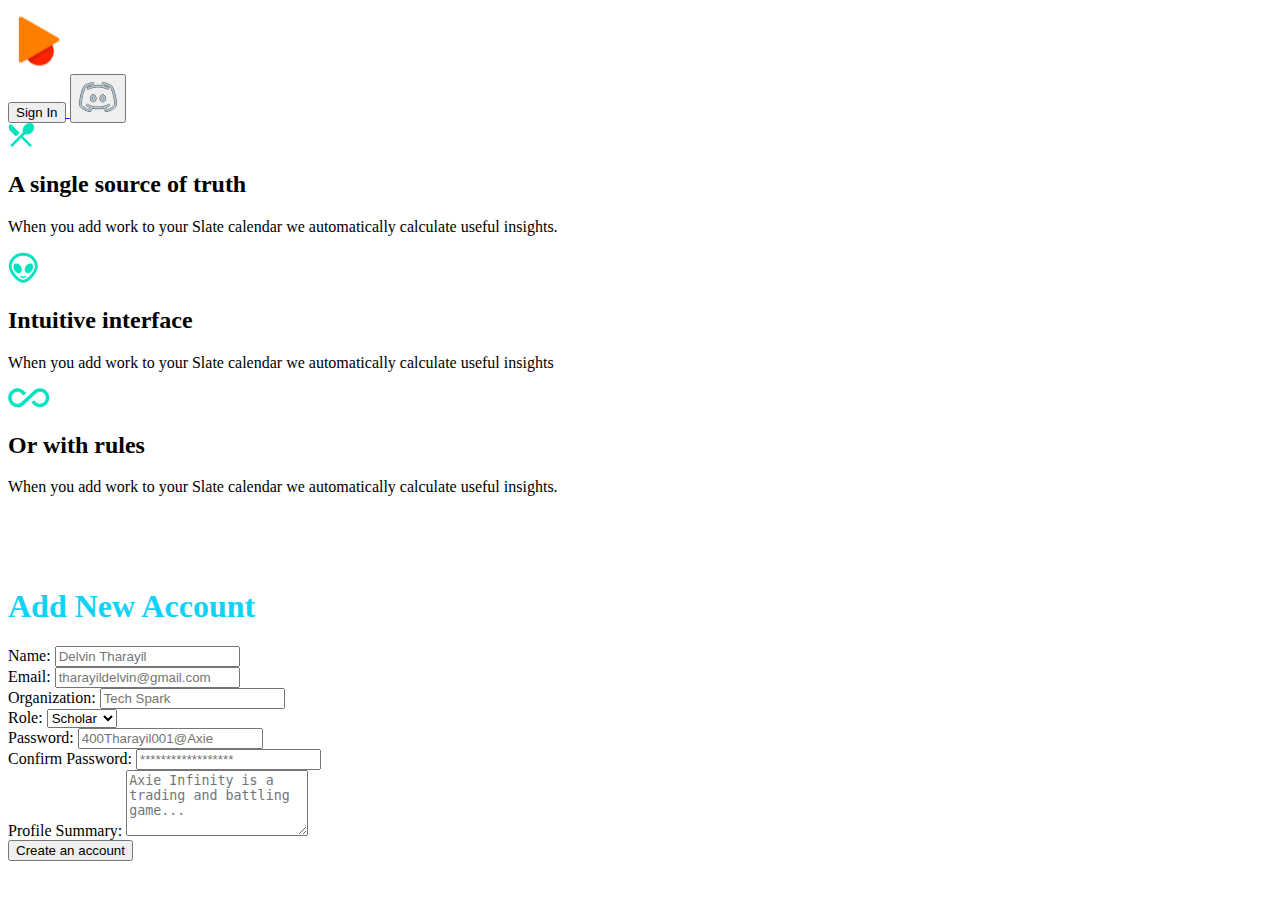
<file: addnew.html>
<!DOCTYPE html>
<html lang="en">
    <head>
        <meta charset="UTF-8">
        <meta name="viewport" content="width=device-width, initial-scale=1.0">
        <link rel="stylesheet" href="C:\Users\LENOVO\Documents\Sree\workspace\styles.css">
    </head>
    <body div class="grad">
        <nav class="fheader">           <!--Navigation-->
            <header>
                <div class="logo"> <!--Logo-->
                    <svg width="200" height="62" viewBox="0 0 200 62" fill="none" xmlns="http://www.w3.org/2000/svg" xmlns:xlink="http://www.w3.org/1999/xlink">
                            <rect y="0.594604" width="200" height="60.8108" fill="url(#pattern0)"/>
                            <defs>
                            <pattern id="pattern0" patternContentUnits="objectBoundingBox" width="1" height="1">
                            <use xlink:href="#image0_177_3526" transform="matrix(0.000528262 0 0 0.00173739 0 -0.368697)"/>
                            </pattern>
                            <image id="image0_177_3526" width="1893" height="1000" xlink:href="[data-uri]"/>
                            </defs>
                    </svg>
                </div>
                <div class="buttons"> <!-- Signin button-->
                    <a href="C:\Users\HP\Desktop\PROJECT2\sign.html" class="signin-link">
                        <button class="signbtn">Sign In</button>
                    </a>
                        <button class="signupbtn"> 
                            <svg width="40" height="40" viewBox="0 0 40 40" fill="none" xmlns="http://www.w3.org/2000/svg">
                            <mask id="path-1-inside-1_3580_582" fill="white">
                            <path d="M15.4658 5L14.4068 5.12746C14.4068 5.12746 9.65561 5.64678 6.18578 8.43322H6.1451L6.10171 8.4739C5.32341 9.18983 4.98442 10.0698 4.44883 11.3566C3.81748 12.9048 3.28001 14.4896 2.83934 16.1024C1.83324 19.7403 1.01697 24.1471 1.01697 28.1783V28.5173L1.18646 28.8563C2.44205 31.0597 4.6712 32.463 6.73764 33.4325C8.80273 34.402 10.5885 34.9159 11.8224 34.958L12.6278 35L13.0509 34.28L14.5343 31.6522C16.1071 32.0075 17.9187 32.2461 20 32.2461C22.0814 32.2461 23.8929 32.0075 25.4658 31.6522L26.9492 34.28L27.3736 35L28.1776 34.958C29.4115 34.9159 31.1973 34.402 33.2624 33.4325C35.3288 32.463 37.558 31.0597 38.8136 28.8563L38.9831 28.5173V28.1783C38.9831 24.1471 38.1668 19.7403 37.1607 16.1024C36.72 14.4896 36.1825 12.9048 35.5512 11.3566C35.0156 10.0685 34.6766 9.18983 33.8983 8.47525L33.8563 8.43186H33.8129C30.3458 5.64678 25.5932 5.12746 25.5932 5.12746L24.5343 5L24.1519 5.97492C24.1519 5.97492 23.76 6.96475 23.5173 8.09424C22.3516 7.9334 21.1767 7.84825 20 7.83932C19.2746 7.83932 18.0204 7.88678 16.4827 8.09424C16.2387 6.96475 15.8468 5.97492 15.8468 5.97492L15.4658 5ZM13.6014 8.09424C13.6597 8.28407 13.718 8.44814 13.7709 8.60271C12.0176 9.03661 10.1478 9.6983 8.43256 10.7627L9.87256 13.0515C13.3898 10.8685 18.442 10.5512 20 10.5512C21.5566 10.5512 26.6102 10.8685 30.1275 13.0515L31.5675 10.7627C29.8522 9.6983 27.9824 9.03661 26.2292 8.60136C26.282 8.44814 26.3404 8.28407 26.3987 8.09288C27.6637 8.3478 30.08 8.93085 32.0759 10.5092C32.0651 10.5146 32.5844 11.2983 33.0509 12.4156C33.5281 13.5654 34.057 15.0963 34.5342 16.8224C35.4509 20.1322 36.1709 24.1634 36.2292 27.7119C35.3749 29.0149 33.7926 30.1905 32.118 30.9756C31.0678 31.4719 29.9567 31.8275 28.8136 32.0332L28.1356 30.8902C28.5383 30.741 28.9356 30.5783 29.28 30.4237C31.3668 29.5071 32.5004 28.5173 32.5004 28.5173L30.72 26.4834C30.72 26.4834 29.958 27.1831 28.1776 27.9668C26.4 28.7505 23.6814 29.5342 20 29.5342C16.3187 29.5342 13.6014 28.7505 11.8224 27.9668C10.0421 27.1831 9.28002 26.4834 9.28002 26.4834L7.49968 28.5173C7.49968 28.5173 8.63324 29.5071 10.72 30.4237C11.0644 30.5783 11.4617 30.7424 11.8644 30.8902L11.1865 32.0346C10.0427 31.8281 8.93118 31.4715 7.88069 30.9742C6.20747 30.1905 4.62375 29.0149 3.77222 27.7119C3.82917 24.1634 4.54917 20.1322 5.46714 16.8224C5.87276 15.3252 6.36766 13.8536 6.94917 12.4156C7.41561 11.2983 7.93493 10.5146 7.92408 10.5092C9.92002 8.93085 12.3363 8.3478 13.6014 8.09424ZM15.2543 17.3308C14.2061 17.3308 13.2787 17.9288 12.7119 18.6868C12.1451 19.4447 11.8644 20.3763 11.8644 21.3986C11.8644 22.421 12.1451 23.3525 12.7119 24.1105C13.2787 24.8685 14.2061 25.4664 15.2543 25.4664C16.3024 25.4664 17.2298 24.8685 17.7966 24.1105C18.3634 23.3525 18.6441 22.421 18.6441 21.3986C18.6441 20.3763 18.3634 19.4447 17.7966 18.6868C17.2298 17.9288 16.3024 17.3308 15.2543 17.3308ZM24.7458 17.3308C23.6976 17.3308 22.7702 17.9288 22.2034 18.6868C21.6366 19.4447 21.3559 20.3763 21.3559 21.3986C21.3559 22.421 21.6366 23.3525 22.2034 24.1105C22.7702 24.8685 23.6976 25.4664 24.7458 25.4664C25.7939 25.4664 26.7214 24.8685 27.2881 24.1105C27.8549 23.3525 28.1356 22.421 28.1356 21.3986C28.1356 20.3763 27.8549 19.4447 27.2881 18.6868C26.7214 17.9288 25.7939 17.3308 24.7458 17.3308ZM15.2543 20.0427C15.3288 20.0427 15.4237 20.0698 15.5932 20.2976C15.7627 20.5241 15.9322 20.9214 15.9322 21.3986C15.9322 21.8759 15.7627 22.2732 15.5932 22.501C15.4237 22.7275 15.3288 22.7546 15.2543 22.7546C15.1797 22.7546 15.0848 22.7275 14.9153 22.4997C14.691 22.1766 14.5726 21.7919 14.5763 21.3986C14.5763 20.9214 14.7458 20.5241 14.9153 20.2963C15.0848 20.0698 15.1797 20.0427 15.2543 20.0427ZM24.7458 20.0427C24.8204 20.0427 24.9153 20.0698 25.0848 20.2976C25.2542 20.5241 25.4237 20.9214 25.4237 21.3986C25.4237 21.8759 25.2542 22.2732 25.0848 22.501C24.9153 22.7275 24.8204 22.7546 24.7458 22.7546C24.6712 22.7546 24.5763 22.7275 24.4068 22.4997C24.1826 22.1766 24.0641 21.7919 24.0678 21.3986C24.0678 20.9214 24.2373 20.5241 24.4068 20.2963C24.5763 20.0698 24.6712 20.0427 24.7458 20.0427Z"/>
                            </mask>
                            <path d="M15.4658 5L14.4068 5.12746C14.4068 5.12746 9.65561 5.64678 6.18578 8.43322H6.1451L6.10171 8.4739C5.32341 9.18983 4.98442 10.0698 4.44883 11.3566C3.81748 12.9048 3.28001 14.4896 2.83934 16.1024C1.83324 19.7403 1.01697 24.1471 1.01697 28.1783V28.5173L1.18646 28.8563C2.44205 31.0597 4.6712 32.463 6.73764 33.4325C8.80273 34.402 10.5885 34.9159 11.8224 34.958L12.6278 35L13.0509 34.28L14.5343 31.6522C16.1071 32.0075 17.9187 32.2461 20 32.2461C22.0814 32.2461 23.8929 32.0075 25.4658 31.6522L26.9492 34.28L27.3736 35L28.1776 34.958C29.4115 34.9159 31.1973 34.402 33.2624 33.4325C35.3288 32.463 37.558 31.0597 38.8136 28.8563L38.9831 28.5173V28.1783C38.9831 24.1471 38.1668 19.7403 37.1607 16.1024C36.72 14.4896 36.1825 12.9048 35.5512 11.3566C35.0156 10.0685 34.6766 9.18983 33.8983 8.47525L33.8563 8.43186H33.8129C30.3458 5.64678 25.5932 5.12746 25.5932 5.12746L24.5343 5L24.1519 5.97492C24.1519 5.97492 23.76 6.96475 23.5173 8.09424C22.3516 7.9334 21.1767 7.84825 20 7.83932C19.2746 7.83932 18.0204 7.88678 16.4827 8.09424C16.2387 6.96475 15.8468 5.97492 15.8468 5.97492L15.4658 5ZM13.6014 8.09424C13.6597 8.28407 13.718 8.44814 13.7709 8.60271C12.0176 9.03661 10.1478 9.6983 8.43256 10.7627L9.87256 13.0515C13.3898 10.8685 18.442 10.5512 20 10.5512C21.5566 10.5512 26.6102 10.8685 30.1275 13.0515L31.5675 10.7627C29.8522 9.6983 27.9824 9.03661 26.2292 8.60136C26.282 8.44814 26.3404 8.28407 26.3987 8.09288C27.6637 8.3478 30.08 8.93085 32.0759 10.5092C32.0651 10.5146 32.5844 11.2983 33.0509 12.4156C33.5281 13.5654 34.057 15.0963 34.5342 16.8224C35.4509 20.1322 36.1709 24.1634 36.2292 27.7119C35.3749 29.0149 33.7926 30.1905 32.118 30.9756C31.0678 31.4719 29.9567 31.8275 28.8136 32.0332L28.1356 30.8902C28.5383 30.741 28.9356 30.5783 29.28 30.4237C31.3668 29.5071 32.5004 28.5173 32.5004 28.5173L30.72 26.4834C30.72 26.4834 29.958 27.1831 28.1776 27.9668C26.4 28.7505 23.6814 29.5342 20 29.5342C16.3187 29.5342 13.6014 28.7505 11.8224 27.9668C10.0421 27.1831 9.28002 26.4834 9.28002 26.4834L7.49968 28.5173C7.49968 28.5173 8.63324 29.5071 10.72 30.4237C11.0644 30.5783 11.4617 30.7424 11.8644 30.8902L11.1865 32.0346C10.0427 31.8281 8.93118 31.4715 7.88069 30.9742C6.20747 30.1905 4.62375 29.0149 3.77222 27.7119C3.82917 24.1634 4.54917 20.1322 5.46714 16.8224C5.87276 15.3252 6.36766 13.8536 6.94917 12.4156C7.41561 11.2983 7.93493 10.5146 7.92408 10.5092C9.92002 8.93085 12.3363 8.3478 13.6014 8.09424ZM15.2543 17.3308C14.2061 17.3308 13.2787 17.9288 12.7119 18.6868C12.1451 19.4447 11.8644 20.3763 11.8644 21.3986C11.8644 22.421 12.1451 23.3525 12.7119 24.1105C13.2787 24.8685 14.2061 25.4664 15.2543 25.4664C16.3024 25.4664 17.2298 24.8685 17.7966 24.1105C18.3634 23.3525 18.6441 22.421 18.6441 21.3986C18.6441 20.3763 18.3634 19.4447 17.7966 18.6868C17.2298 17.9288 16.3024 17.3308 15.2543 17.3308ZM24.7458 17.3308C23.6976 17.3308 22.7702 17.9288 22.2034 18.6868C21.6366 19.4447 21.3559 20.3763 21.3559 21.3986C21.3559 22.421 21.6366 23.3525 22.2034 24.1105C22.7702 24.8685 23.6976 25.4664 24.7458 25.4664C25.7939 25.4664 26.7214 24.8685 27.2881 24.1105C27.8549 23.3525 28.1356 22.421 28.1356 21.3986C28.1356 20.3763 27.8549 19.4447 27.2881 18.6868C26.7214 17.9288 25.7939 17.3308 24.7458 17.3308ZM15.2543 20.0427C15.3288 20.0427 15.4237 20.0698 15.5932 20.2976C15.7627 20.5241 15.9322 20.9214 15.9322 21.3986C15.9322 21.8759 15.7627 22.2732 15.5932 22.501C15.4237 22.7275 15.3288 22.7546 15.2543 22.7546C15.1797 22.7546 15.0848 22.7275 14.9153 22.4997C14.691 22.1766 14.5726 21.7919 14.5763 21.3986C14.5763 20.9214 14.7458 20.5241 14.9153 20.2963C15.0848 20.0698 15.1797 20.0427 15.2543 20.0427ZM24.7458 20.0427C24.8204 20.0427 24.9153 20.0698 25.0848 20.2976C25.2542 20.5241 25.4237 20.9214 25.4237 21.3986C25.4237 21.8759 25.2542 22.2732 25.0848 22.501C24.9153 22.7275 24.8204 22.7546 24.7458 22.7546C24.6712 22.7546 24.5763 22.7275 24.4068 22.4997C24.1826 22.1766 24.0641 21.7919 24.0678 21.3986C24.0678 20.9214 24.2373 20.5241 24.4068 20.2963C24.5763 20.0698 24.6712 20.0427 24.7458 20.0427Z" fill="#B2C2CB" stroke="#2E333A" stroke-width="0.8" mask="url(#path-1-inside-1_3580_582)"/>
                            </svg>
                        </button>
                </div>
            </header>
        </nav>
            <div class="total">
                <div class="im"></div> <!---img -->
                    <svg xmlns="http://www.w3.org/2000/svg" width="27" height="24" viewBox="0 0 27 24" fill="none">
                        <path d="M7.89923 13.6089L11.6726 9.83554L3.41923 1.59554C2.77923 0.955542 1.67256 1.12888 1.27256 1.95554C0.325893 3.94221 0.672559 6.38221 2.31256 8.03554L7.89923 13.6089ZM16.9392 11.1955C18.9792 12.1422 21.8459 11.4755 23.9659 9.35554C26.5126 6.80887 27.0059 3.15554 25.0459 1.19554C23.0992 -0.751124 19.4459 -0.271124 16.8859 2.27554C14.7659 4.39554 14.0992 7.26221 15.0459 9.30221L2.96589 21.3822C2.71659 21.6315 2.57653 21.9696 2.57653 22.3222C2.57653 22.6748 2.71659 23.0129 2.96589 23.2622C3.2152 23.5115 3.55332 23.6516 3.90589 23.6516C4.25846 23.6516 4.59659 23.5115 4.84589 23.2622L13.0992 15.0355L21.3392 23.2755C21.4627 23.399 21.6092 23.4969 21.7705 23.5637C21.9318 23.6305 22.1047 23.6649 22.2792 23.6649C22.4538 23.6649 22.6267 23.6305 22.788 23.5637C22.9492 23.4969 23.0958 23.399 23.2192 23.2755C23.3427 23.1521 23.4406 23.0055 23.5074 22.8443C23.5742 22.683 23.6086 22.5101 23.6086 22.3355C23.6086 22.161 23.5742 21.9881 23.5074 21.8268C23.4406 21.6655 23.3427 21.519 23.2192 21.3955L14.9792 13.1555L16.9392 11.1955Z" fill="#02E4C0"/>
                    </svg>
                        <h2 class="con1">A single source of truth</h2>
                            <p class="cont1">When you add work to your 
                                Slate calendar we automatically
                                calculate useful insights.</p>
            </div>

            <div class="total">
                <div class="im"></div> <!--img-->
                    <svg xmlns="http://www.w3.org/2000/svg" width="31" height="31" viewBox="0 0 30 31" fill="none">
                        <path d="M12.2966 14.2275C13.7756 16.6875 13.5581 19.5825 11.7891 20.7525C10.0201 21.8925 7.38113 20.8275 5.88763 18.3675C4.40863 15.9075 4.64063 12.9825 6.40963 11.8425C8.17863 10.7025 10.8176 11.7675 12.2966 14.2275ZM14.7471 24.4575C17.6471 24.4575 18.3721 23.3325 18.3721 23.3325C18.3721 23.3325 17.6471 26.3325 14.7471 26.3325C11.8471 26.3325 11.1221 23.3775 11.1221 23.3325C11.1221 23.3325 11.8471 24.4575 14.7471 24.4575ZM23.0846 11.8425C24.8536 12.9825 25.0856 15.9075 23.6066 18.3675C22.1131 20.8275 19.4741 21.8925 17.7051 20.7525C15.9361 19.5825 15.7186 16.6875 17.1976 14.2275C18.6766 11.7675 21.3156 10.7025 23.0846 11.8425ZM14.7471 27.8325C18.3721 27.8325 26.3471 20.1225 26.3471 14.3325C26.3471 8.54252 21.1416 3.83252 14.7471 3.83252C8.35263 3.83252 3.14713 8.54252 3.14713 14.3325C3.14713 20.1225 11.1221 27.8325 14.7471 27.8325ZM14.7471 0.83252C22.7221 0.83252 29.2471 6.89252 29.2471 14.3325C29.2471 20.4525 21.0111 30.8325 14.7471 30.8325C8.48313 30.8325 0.247131 20.4525 0.247131 14.3325C0.247131 6.89252 6.77213 0.83252 14.7471 0.83252Z" fill="#02E4C0"/>
                    </svg>
                        <h2 class="con1"> Intuitive interface</h2>
                            <p class="cont1">When you add work to your
                                Slate calendar we automatically
                                calculate useful insights</p>
            </div>
            
            <div class="total">
                <div class="im"></div> <!---img-->
                    <svg xmlns="http://www.w3.org/2000/svg" width="42" height="20" viewBox="0 0 42 20" fill="none">
                    <path d="M32.0221 0.33256C29.5621 0.33256 27.2387 1.3214 25.5817 3.03423L13.5721 14.0528C12.4787 15.1829 11.0267 15.8009 9.47207 15.8009C6.27749 15.8009 3.66374 13.1346 3.66374 9.83254C3.66374 6.5305 6.27749 3.86415 9.47207 3.86415C11.0267 3.86415 12.4787 4.48218 13.6404 5.68292L15.5708 7.44872L18.1846 5.08255L15.9979 3.12252C15.1424 2.2349 14.1252 1.53133 13.0051 1.05246C11.885 0.573585 10.6842 0.328905 9.47207 0.33256C4.38124 0.33256 0.24707 4.60579 0.24707 9.83254C0.24707 15.0593 4.38124 19.3325 9.47207 19.3325C11.9321 19.3325 14.2554 18.3437 15.9125 16.6309L27.9221 5.61229C29.0154 4.48218 30.4675 3.86415 32.0221 3.86415C35.2167 3.86415 37.8304 6.5305 37.8304 9.83254C37.8304 13.1346 35.2167 15.8009 32.0221 15.8009C30.4846 15.8009 29.0154 15.1829 27.8537 13.9822L25.8721 12.1987L23.3096 14.5649L25.4962 16.5426C26.354 17.4257 27.372 18.1252 28.4919 18.6009C29.6117 19.0767 30.8114 19.3193 32.0221 19.3149C37.1129 19.3149 41.2471 15.0593 41.2471 9.83254C41.2471 4.53515 37.1129 0.33256 32.0221 0.33256Z" fill="#02E4C0"/>
                    </svg>
                        <h2 class="con1">Or with rules</h2>
                            <p class="cont1">When you add work to your
                                Slate calendar we automatically 
                                calculate useful insights.</p>
            </div>
            <br>
            <br>
            <br>
            <selection id="addaccount"> <!---Add new account-->
                <div class="form-container">
                    <h1 style="color:#0ED2F6;">Add New Account</h1>
                        <form action="/action_page.php">
                            <div class="form-row">
                                <div class="input-group">
                                    <label for="name">Name:</label>
                                    <input type="text" id="name" name="name" required placeholder="Delvin Tharayil">
                                </div>
                                <div class="input-group">
                                    <label for="email">Email:</label>
                                    <input type="email" id="email" name="email" required placeholder="tharayildelvin@gmail.com">
                                </div>
                            </div>
                            <div class="form-row">
                                <div class="input-group">
                                    <label for="organization">Organization:</label>
                                    <input type="text" id="organization" name="organization" required placeholder="Tech Spark">
                                </div>
                                <div class="input-group">
                                    <label for="role">Role:</label>
                                        <select id="role" name="role" required>
                                            <option value="" disabled selected>Scholar</option>
                                            <option value="teacher">Teacher</option>
                                            <option value="student">Student</option>
                                        </select>
                                </div>
                            </div>
                            <div class="form-row">
                                <div class="input-group">
                                    <label for="password">Password:</label>
                                    <input type="password" id="password" name="password" required placeholder="400Tharayil001@Axie">
                                </div>
                                <div class="input-group">
                                    <label for="confirm-password">Confirm Password:</label>
                                    <input type="password" id="confirm-password" name="confirm-password" required placeholder="******************">
                                </div>
                            </div>
                            <div class="form-row">
                                <div class="input-group">
                                    <label for="summary">Profile Summary:</label>
                                    <textarea class="summary1" name="summary" rows="4" placeholder="Axie Infinity is a trading and battling game..."></textarea>
                                </div>
                            </div>
                            <div class="center-button">
                                <button class="bt" type="submit">Create an account</button>
                            </div>
                        </form>
                    
                </div>
            </selection>        <!---End of account creation-->
    </body>
</html>
</file>
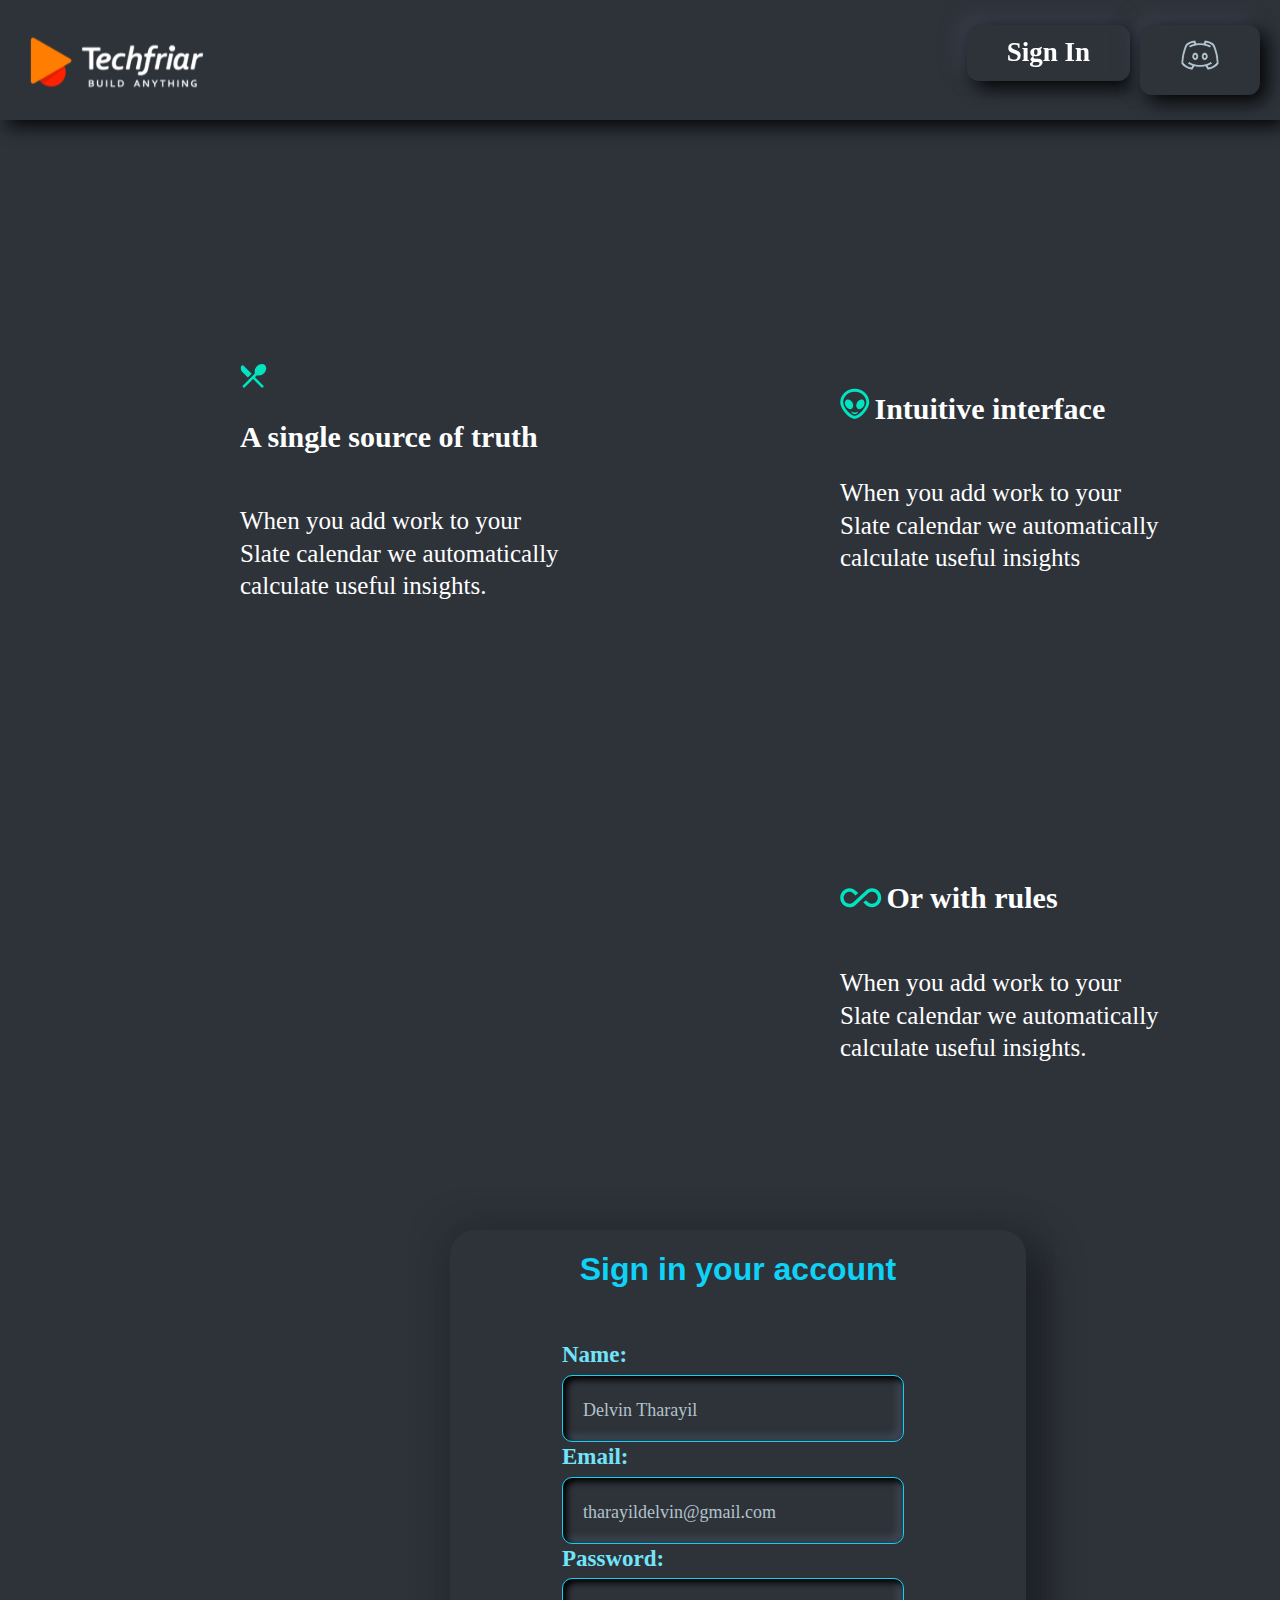
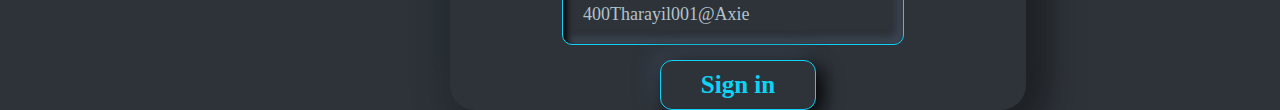
<file: signin.html>
<!DOCTYPE html>
<html lang="en">
    <head>
        <meta charset="UTF-8">
        <meta name="viewport" content="width=device-width, initial-scale=1.0">
        <link rel="stylesheet" href="styles.css">
    </head>
    <body div class="grad">
        <nav class="fheader">       <!--Navigation-->
                <header>
                    <div class="logo">  <!--logo-->
                        <svg width="200" height="62" viewBox="0 0 200 62" fill="none" xmlns="http://www.w3.org/2000/svg" xmlns:xlink="http://www.w3.org/1999/xlink">
                            <rect y="0.594604" width="200" height="60.8108" fill="url(#pattern0)"/>
                            <defs>
                            <pattern id="pattern0" patternContentUnits="objectBoundingBox" width="1" height="1">
                            <use xlink:href="#image0_177_3526" transform="matrix(0.000528262 0 0 0.00173739 0 -0.368697)"/>
                            </pattern>
                            <image id="image0_177_3526" width="1893" height="1000" xlink:href="[data-uri]"/>
                            </defs>
                            </svg>
                    </div>
                    <div class="buttons"> <!---Sign in button-->
                        <a href="C:\Users\HP\Desktop\PROJECT2\sign.html" class="signin-link">
                            <button class="signbtn">Sign In</button>
                        </a>
                            <button class="signupbtn"> 
                                <svg width="40" height="40" viewBox="0 0 40 40" fill="none" xmlns="http://www.w3.org/2000/svg">
                            <mask id="path-1-inside-1_3580_582" fill="white">
                            <path d="M15.4658 5L14.4068 5.12746C14.4068 5.12746 9.65561 5.64678 6.18578 8.43322H6.1451L6.10171 8.4739C5.32341 9.18983 4.98442 10.0698 4.44883 11.3566C3.81748 12.9048 3.28001 14.4896 2.83934 16.1024C1.83324 19.7403 1.01697 24.1471 1.01697 28.1783V28.5173L1.18646 28.8563C2.44205 31.0597 4.6712 32.463 6.73764 33.4325C8.80273 34.402 10.5885 34.9159 11.8224 34.958L12.6278 35L13.0509 34.28L14.5343 31.6522C16.1071 32.0075 17.9187 32.2461 20 32.2461C22.0814 32.2461 23.8929 32.0075 25.4658 31.6522L26.9492 34.28L27.3736 35L28.1776 34.958C29.4115 34.9159 31.1973 34.402 33.2624 33.4325C35.3288 32.463 37.558 31.0597 38.8136 28.8563L38.9831 28.5173V28.1783C38.9831 24.1471 38.1668 19.7403 37.1607 16.1024C36.72 14.4896 36.1825 12.9048 35.5512 11.3566C35.0156 10.0685 34.6766 9.18983 33.8983 8.47525L33.8563 8.43186H33.8129C30.3458 5.64678 25.5932 5.12746 25.5932 5.12746L24.5343 5L24.1519 5.97492C24.1519 5.97492 23.76 6.96475 23.5173 8.09424C22.3516 7.9334 21.1767 7.84825 20 7.83932C19.2746 7.83932 18.0204 7.88678 16.4827 8.09424C16.2387 6.96475 15.8468 5.97492 15.8468 5.97492L15.4658 5ZM13.6014 8.09424C13.6597 8.28407 13.718 8.44814 13.7709 8.60271C12.0176 9.03661 10.1478 9.6983 8.43256 10.7627L9.87256 13.0515C13.3898 10.8685 18.442 10.5512 20 10.5512C21.5566 10.5512 26.6102 10.8685 30.1275 13.0515L31.5675 10.7627C29.8522 9.6983 27.9824 9.03661 26.2292 8.60136C26.282 8.44814 26.3404 8.28407 26.3987 8.09288C27.6637 8.3478 30.08 8.93085 32.0759 10.5092C32.0651 10.5146 32.5844 11.2983 33.0509 12.4156C33.5281 13.5654 34.057 15.0963 34.5342 16.8224C35.4509 20.1322 36.1709 24.1634 36.2292 27.7119C35.3749 29.0149 33.7926 30.1905 32.118 30.9756C31.0678 31.4719 29.9567 31.8275 28.8136 32.0332L28.1356 30.8902C28.5383 30.741 28.9356 30.5783 29.28 30.4237C31.3668 29.5071 32.5004 28.5173 32.5004 28.5173L30.72 26.4834C30.72 26.4834 29.958 27.1831 28.1776 27.9668C26.4 28.7505 23.6814 29.5342 20 29.5342C16.3187 29.5342 13.6014 28.7505 11.8224 27.9668C10.0421 27.1831 9.28002 26.4834 9.28002 26.4834L7.49968 28.5173C7.49968 28.5173 8.63324 29.5071 10.72 30.4237C11.0644 30.5783 11.4617 30.7424 11.8644 30.8902L11.1865 32.0346C10.0427 31.8281 8.93118 31.4715 7.88069 30.9742C6.20747 30.1905 4.62375 29.0149 3.77222 27.7119C3.82917 24.1634 4.54917 20.1322 5.46714 16.8224C5.87276 15.3252 6.36766 13.8536 6.94917 12.4156C7.41561 11.2983 7.93493 10.5146 7.92408 10.5092C9.92002 8.93085 12.3363 8.3478 13.6014 8.09424ZM15.2543 17.3308C14.2061 17.3308 13.2787 17.9288 12.7119 18.6868C12.1451 19.4447 11.8644 20.3763 11.8644 21.3986C11.8644 22.421 12.1451 23.3525 12.7119 24.1105C13.2787 24.8685 14.2061 25.4664 15.2543 25.4664C16.3024 25.4664 17.2298 24.8685 17.7966 24.1105C18.3634 23.3525 18.6441 22.421 18.6441 21.3986C18.6441 20.3763 18.3634 19.4447 17.7966 18.6868C17.2298 17.9288 16.3024 17.3308 15.2543 17.3308ZM24.7458 17.3308C23.6976 17.3308 22.7702 17.9288 22.2034 18.6868C21.6366 19.4447 21.3559 20.3763 21.3559 21.3986C21.3559 22.421 21.6366 23.3525 22.2034 24.1105C22.7702 24.8685 23.6976 25.4664 24.7458 25.4664C25.7939 25.4664 26.7214 24.8685 27.2881 24.1105C27.8549 23.3525 28.1356 22.421 28.1356 21.3986C28.1356 20.3763 27.8549 19.4447 27.2881 18.6868C26.7214 17.9288 25.7939 17.3308 24.7458 17.3308ZM15.2543 20.0427C15.3288 20.0427 15.4237 20.0698 15.5932 20.2976C15.7627 20.5241 15.9322 20.9214 15.9322 21.3986C15.9322 21.8759 15.7627 22.2732 15.5932 22.501C15.4237 22.7275 15.3288 22.7546 15.2543 22.7546C15.1797 22.7546 15.0848 22.7275 14.9153 22.4997C14.691 22.1766 14.5726 21.7919 14.5763 21.3986C14.5763 20.9214 14.7458 20.5241 14.9153 20.2963C15.0848 20.0698 15.1797 20.0427 15.2543 20.0427ZM24.7458 20.0427C24.8204 20.0427 24.9153 20.0698 25.0848 20.2976C25.2542 20.5241 25.4237 20.9214 25.4237 21.3986C25.4237 21.8759 25.2542 22.2732 25.0848 22.501C24.9153 22.7275 24.8204 22.7546 24.7458 22.7546C24.6712 22.7546 24.5763 22.7275 24.4068 22.4997C24.1826 22.1766 24.0641 21.7919 24.0678 21.3986C24.0678 20.9214 24.2373 20.5241 24.4068 20.2963C24.5763 20.0698 24.6712 20.0427 24.7458 20.0427Z"/>
                            </mask>
                            <path d="M15.4658 5L14.4068 5.12746C14.4068 5.12746 9.65561 5.64678 6.18578 8.43322H6.1451L6.10171 8.4739C5.32341 9.18983 4.98442 10.0698 4.44883 11.3566C3.81748 12.9048 3.28001 14.4896 2.83934 16.1024C1.83324 19.7403 1.01697 24.1471 1.01697 28.1783V28.5173L1.18646 28.8563C2.44205 31.0597 4.6712 32.463 6.73764 33.4325C8.80273 34.402 10.5885 34.9159 11.8224 34.958L12.6278 35L13.0509 34.28L14.5343 31.6522C16.1071 32.0075 17.9187 32.2461 20 32.2461C22.0814 32.2461 23.8929 32.0075 25.4658 31.6522L26.9492 34.28L27.3736 35L28.1776 34.958C29.4115 34.9159 31.1973 34.402 33.2624 33.4325C35.3288 32.463 37.558 31.0597 38.8136 28.8563L38.9831 28.5173V28.1783C38.9831 24.1471 38.1668 19.7403 37.1607 16.1024C36.72 14.4896 36.1825 12.9048 35.5512 11.3566C35.0156 10.0685 34.6766 9.18983 33.8983 8.47525L33.8563 8.43186H33.8129C30.3458 5.64678 25.5932 5.12746 25.5932 5.12746L24.5343 5L24.1519 5.97492C24.1519 5.97492 23.76 6.96475 23.5173 8.09424C22.3516 7.9334 21.1767 7.84825 20 7.83932C19.2746 7.83932 18.0204 7.88678 16.4827 8.09424C16.2387 6.96475 15.8468 5.97492 15.8468 5.97492L15.4658 5ZM13.6014 8.09424C13.6597 8.28407 13.718 8.44814 13.7709 8.60271C12.0176 9.03661 10.1478 9.6983 8.43256 10.7627L9.87256 13.0515C13.3898 10.8685 18.442 10.5512 20 10.5512C21.5566 10.5512 26.6102 10.8685 30.1275 13.0515L31.5675 10.7627C29.8522 9.6983 27.9824 9.03661 26.2292 8.60136C26.282 8.44814 26.3404 8.28407 26.3987 8.09288C27.6637 8.3478 30.08 8.93085 32.0759 10.5092C32.0651 10.5146 32.5844 11.2983 33.0509 12.4156C33.5281 13.5654 34.057 15.0963 34.5342 16.8224C35.4509 20.1322 36.1709 24.1634 36.2292 27.7119C35.3749 29.0149 33.7926 30.1905 32.118 30.9756C31.0678 31.4719 29.9567 31.8275 28.8136 32.0332L28.1356 30.8902C28.5383 30.741 28.9356 30.5783 29.28 30.4237C31.3668 29.5071 32.5004 28.5173 32.5004 28.5173L30.72 26.4834C30.72 26.4834 29.958 27.1831 28.1776 27.9668C26.4 28.7505 23.6814 29.5342 20 29.5342C16.3187 29.5342 13.6014 28.7505 11.8224 27.9668C10.0421 27.1831 9.28002 26.4834 9.28002 26.4834L7.49968 28.5173C7.49968 28.5173 8.63324 29.5071 10.72 30.4237C11.0644 30.5783 11.4617 30.7424 11.8644 30.8902L11.1865 32.0346C10.0427 31.8281 8.93118 31.4715 7.88069 30.9742C6.20747 30.1905 4.62375 29.0149 3.77222 27.7119C3.82917 24.1634 4.54917 20.1322 5.46714 16.8224C5.87276 15.3252 6.36766 13.8536 6.94917 12.4156C7.41561 11.2983 7.93493 10.5146 7.92408 10.5092C9.92002 8.93085 12.3363 8.3478 13.6014 8.09424ZM15.2543 17.3308C14.2061 17.3308 13.2787 17.9288 12.7119 18.6868C12.1451 19.4447 11.8644 20.3763 11.8644 21.3986C11.8644 22.421 12.1451 23.3525 12.7119 24.1105C13.2787 24.8685 14.2061 25.4664 15.2543 25.4664C16.3024 25.4664 17.2298 24.8685 17.7966 24.1105C18.3634 23.3525 18.6441 22.421 18.6441 21.3986C18.6441 20.3763 18.3634 19.4447 17.7966 18.6868C17.2298 17.9288 16.3024 17.3308 15.2543 17.3308ZM24.7458 17.3308C23.6976 17.3308 22.7702 17.9288 22.2034 18.6868C21.6366 19.4447 21.3559 20.3763 21.3559 21.3986C21.3559 22.421 21.6366 23.3525 22.2034 24.1105C22.7702 24.8685 23.6976 25.4664 24.7458 25.4664C25.7939 25.4664 26.7214 24.8685 27.2881 24.1105C27.8549 23.3525 28.1356 22.421 28.1356 21.3986C28.1356 20.3763 27.8549 19.4447 27.2881 18.6868C26.7214 17.9288 25.7939 17.3308 24.7458 17.3308ZM15.2543 20.0427C15.3288 20.0427 15.4237 20.0698 15.5932 20.2976C15.7627 20.5241 15.9322 20.9214 15.9322 21.3986C15.9322 21.8759 15.7627 22.2732 15.5932 22.501C15.4237 22.7275 15.3288 22.7546 15.2543 22.7546C15.1797 22.7546 15.0848 22.7275 14.9153 22.4997C14.691 22.1766 14.5726 21.7919 14.5763 21.3986C14.5763 20.9214 14.7458 20.5241 14.9153 20.2963C15.0848 20.0698 15.1797 20.0427 15.2543 20.0427ZM24.7458 20.0427C24.8204 20.0427 24.9153 20.0698 25.0848 20.2976C25.2542 20.5241 25.4237 20.9214 25.4237 21.3986C25.4237 21.8759 25.2542 22.2732 25.0848 22.501C24.9153 22.7275 24.8204 22.7546 24.7458 22.7546C24.6712 22.7546 24.5763 22.7275 24.4068 22.4997C24.1826 22.1766 24.0641 21.7919 24.0678 21.3986C24.0678 20.9214 24.2373 20.5241 24.4068 20.2963C24.5763 20.0698 24.6712 20.0427 24.7458 20.0427Z" fill="#B2C2CB" stroke="#2E333A" stroke-width="0.8" mask="url(#path-1-inside-1_3580_582)"/>
                                </svg>
                            </button>
                    </div>
                </header>
        </nav>
        <div class="total">
            <div class="im"> </div> <!--img-->
                <svg xmlns="http://www.w3.org/2000/svg" width="27" height="24" viewBox="0 0 27 24" fill="none">
            <path d="M7.89923 13.6089L11.6726 9.83554L3.41923 1.59554C2.77923 0.955542 1.67256 1.12888 1.27256 1.95554C0.325893 3.94221 0.672559 6.38221 2.31256 8.03554L7.89923 13.6089ZM16.9392 11.1955C18.9792 12.1422 21.8459 11.4755 23.9659 9.35554C26.5126 6.80887 27.0059 3.15554 25.0459 1.19554C23.0992 -0.751124 19.4459 -0.271124 16.8859 2.27554C14.7659 4.39554 14.0992 7.26221 15.0459 9.30221L2.96589 21.3822C2.71659 21.6315 2.57653 21.9696 2.57653 22.3222C2.57653 22.6748 2.71659 23.0129 2.96589 23.2622C3.2152 23.5115 3.55332 23.6516 3.90589 23.6516C4.25846 23.6516 4.59659 23.5115 4.84589 23.2622L13.0992 15.0355L21.3392 23.2755C21.4627 23.399 21.6092 23.4969 21.7705 23.5637C21.9318 23.6305 22.1047 23.6649 22.2792 23.6649C22.4538 23.6649 22.6267 23.6305 22.788 23.5637C22.9492 23.4969 23.0958 23.399 23.2192 23.2755C23.3427 23.1521 23.4406 23.0055 23.5074 22.8443C23.5742 22.683 23.6086 22.5101 23.6086 22.3355C23.6086 22.161 23.5742 21.9881 23.5074 21.8268C23.4406 21.6655 23.3427 21.519 23.2192 21.3955L14.9792 13.1555L16.9392 11.1955Z" fill="#02E4C0"/>
                </svg>
                    <h2 class="con1">A single source of truth</h2>
                        <p class="cont1">When you add work to your 
                            Slate calendar we automatically
                            calculate useful insights.</p>
        </div>

        <div class="total">
            <div class="im"></div> <!--img-->
                <svg xmlns="http://www.w3.org/2000/svg" width="30" height="31" viewBox="0 0 30 31" fill="none">
                    <path d="M12.2966 14.2275C13.7756 16.6875 13.5581 19.5825 11.7891 20.7525C10.0201 21.8925 7.38113 20.8275 5.88763 18.3675C4.40863 15.9075 4.64063 12.9825 6.40963 11.8425C8.17863 10.7025 10.8176 11.7675 12.2966 14.2275ZM14.7471 24.4575C17.6471 24.4575 18.3721 23.3325 18.3721 23.3325C18.3721 23.3325 17.6471 26.3325 14.7471 26.3325C11.8471 26.3325 11.1221 23.3775 11.1221 23.3325C11.1221 23.3325 11.8471 24.4575 14.7471 24.4575ZM23.0846 11.8425C24.8536 12.9825 25.0856 15.9075 23.6066 18.3675C22.1131 20.8275 19.4741 21.8925 17.7051 20.7525C15.9361 19.5825 15.7186 16.6875 17.1976 14.2275C18.6766 11.7675 21.3156 10.7025 23.0846 11.8425ZM14.7471 27.8325C18.3721 27.8325 26.3471 20.1225 26.3471 14.3325C26.3471 8.54252 21.1416 3.83252 14.7471 3.83252C8.35263 3.83252 3.14713 8.54252 3.14713 14.3325C3.14713 20.1225 11.1221 27.8325 14.7471 27.8325ZM14.7471 0.83252C22.7221 0.83252 29.2471 6.89252 29.2471 14.3325C29.2471 20.4525 21.0111 30.8325 14.7471 30.8325C8.48313 30.8325 0.247131 20.4525 0.247131 14.3325C0.247131 6.89252 6.77213 0.83252 14.7471 0.83252Z" fill="#02E4C0"/>
                </svg>
                    <h2 class="con1"> Intuitive interface</h2>
                        <p class="cont1">When you add work to your
                            Slate calendar we automatically
                            calculate useful insights</p>
        </div>
    
        <div class="total">
            <div class="im"></div>      <!--img-->
                <svg xmlns="http://www.w3.org/2000/svg" width="42" height="20" viewBox="0 0 42 20" fill="none">
                    <path d="M32.0221 0.33256C29.5621 0.33256 27.2387 1.3214 25.5817 3.03423L13.5721 14.0528C12.4787 15.1829 11.0267 15.8009 9.47207 15.8009C6.27749 15.8009 3.66374 13.1346 3.66374 9.83254C3.66374 6.5305 6.27749 3.86415 9.47207 3.86415C11.0267 3.86415 12.4787 4.48218 13.6404 5.68292L15.5708 7.44872L18.1846 5.08255L15.9979 3.12252C15.1424 2.2349 14.1252 1.53133 13.0051 1.05246C11.885 0.573585 10.6842 0.328905 9.47207 0.33256C4.38124 0.33256 0.24707 4.60579 0.24707 9.83254C0.24707 15.0593 4.38124 19.3325 9.47207 19.3325C11.9321 19.3325 14.2554 18.3437 15.9125 16.6309L27.9221 5.61229C29.0154 4.48218 30.4675 3.86415 32.0221 3.86415C35.2167 3.86415 37.8304 6.5305 37.8304 9.83254C37.8304 13.1346 35.2167 15.8009 32.0221 15.8009C30.4846 15.8009 29.0154 15.1829 27.8537 13.9822L25.8721 12.1987L23.3096 14.5649L25.4962 16.5426C26.354 17.4257 27.372 18.1252 28.4919 18.6009C29.6117 19.0767 30.8114 19.3193 32.0221 19.3149C37.1129 19.3149 41.2471 15.0593 41.2471 9.83254C41.2471 4.53515 37.1129 0.33256 32.0221 0.33256Z" fill="#02E4C0"/>
                </svg>
                    <h2 class="con1">Or with rules</h2>
                        <p class="cont1">When you add work to your
                            Slate calendar we automatically 
                            calculate useful insights.</p>
        </div>
        <br>
        <br>
        <br>
        <selection id="addaccount">     <!--Sign in account-->
            <div class="form-container">
                <h1 style="color:#0ED2F6;">Sign in your account</h1>
                    <form action="/action_page.php">
                        <div class="input-group">
                            <label for="name">Name:</label>
                            <input type="text" id="name" name="name" required placeholder="Delvin Tharayil">
                        </div>
                        <div class="input-group">
                            <label for="email">Email:</label>
                            <input type="email" id="email" name="email" required placeholder="tharayildelvin@gmail.com">
                        </div>

                        <div class="input-group">
                            <label for="password">Password:</label>
                            <input type="password" id="password" name="password" required placeholder="400Tharayil001@Axie">
                        </div>

                        <div class="center-button">
                            <button class="bt" type="submit">Sign in</button>
                        </div>
                    </form> 
            </div>
        </selection>        <!--End of Signin account-->
    </body>
</html>
</file>
<file: styles.css>
/* Reset default margin, padding, and set the background color */
body {
  width: fit-content;
  margin: 0;
  padding: 0;
  padding-top: 150px;
  font-family: Arial, sans-serif;
  background: var(--dark-colour, #2E333A); /* Background color with a fallback */
}

/* Style for a fixed header at the top of the page */
.fheader {
  position: fixed;
  top: 0;
  left: 0;
  width: 100%;
  background-color: rgba(0, 0, 0, 0.7); /* Semi-transparent background */
  z-index: 1000;
  box-shadow: 6.223021507263184px 6.223021507263184px 18.669065475463867px 0px #000, -6.223021507263184px -6.223021507263184px 18.669065475463867px 0px #3B4451; /* Box shadow */
}

/* Header section with navigation elements */
header {
  background: #2E333A;
  color: #fff;
  display: flex;
  height: 100px;
  justify-content: space-between;
  align-items: center;
  padding: 10px 20px;
}

/* Logo section with styling */
.logo {
  display: flex;
  align-items: center;
}

/* Logo image */
.logo img {
  width: 250px;
  height: 70px;
  margin-right: 10px;
}

/* Logo text styling */
.logo-text {
  font-size: 24px;
  font-weight: bold;
}

/* Styling for buttons */
.buttons {
  display: flex;
  gap: 10px;
}

.signbtn,
.signupbtn {
  border-radius: 12px;
  background: var(--dark-colour, #2E333A);
  box-shadow: 6.223021507263184px 6.223021507263184px 18.669065475463867px 0px #000, -6.223021507263184px -6.223021507263184px 18.669065475463867px 0px #3B4451;
  padding: 10px 40px;
  border: none;
  color: #fff;
  cursor: pointer;
  text-align: center;
  font-family: 'Poppins';
  font-size: 27px;
  font-style: normal;
  font-weight: 600;
  line-height: 130%;
}

/* Styling for content box */
.contentbox {
  font-family: 'Poppins';
  margin-top: 1500px;
  background: #2E333A;
  border: 1px solid #141414;
  color: #fff;
  width: 550px;
  height: 450px;
  padding: 40px;
  margin: 20px;
  margin-left: 200px;
  border-radius: 25px;
  box-shadow: -7px -7px 30px 0px #262E32, 14px 14px 40px 0px rgba(16, 16, 18, 0.75);
}

/* Styling for content box header */
.contentbox h2 {
  margin-top: 0;
}

/* Styling for footer section */
footer {
  background-color: #333;
  color: #fff;
  text-align: center;
  padding: 10px;
}

/* Styling for specific elements within the content */
.con {
  font-size: 40px;
}

.join {
  font-size: 20px;
  font-family: 'Franklin Gothic Medium', 'Arial Narrow', Arial, sans-serif;
}

.create-account-link {
  text-decoration: none;
  color: #0ED2F6;
}

.bt {
  display: flex;
  padding: 15px 40px;
  justify-content: center;
  align-items: center;
  gap: 10px;
  height: 50px;
  color: var(--secondary-blue, #0ED2F6);
  text-align: center;
  font-family: Poppins;
  font-size: 25px;
  font-style: normal;
  font-weight: 600;
  line-height: 130%;
  border-radius: 12px;
  border: 1px solid #0ED2F6;
  background: var(--dark-colour, #2E333A);
  box-shadow: 6.223021507263184px 6.223021507263184px 18.669065475463867px 0px #000, -6.223021507263184px -6.223021507263184px 18.669065475463867px 0px #3B4451;
}

/* Styling for row and column elements */
.row {
  display: flex;
  width: 60.909px;
  height: 61px;
  flex-shrink: 0;
  float: left;
}

.column {
  margin-top: 15px;
  flex: 10.33%;
  padding: 1px;
}

/* Styling for registration section */
.reg {
  color: #FFF;
  margin-left: 250px;
  font-family: Poppins;
  font-size: 25px;
  font-style: normal;
  font-weight: 500;
  line-height: 130%;
}

/* Styling for a total section */
.total {
  margin-top: 100px;
  margin-left: 200px;
  border-radius: 5px;
  padding: 40px;
  float: left;
  width: 400px; /* Set a fixed width for consistent alignment */
  box-sizing: border-box;
  background: #2E333A; /* Example background color */
}

/* Styling for an image element */
.im {
  margin-top: 50px;
  width: 25.494px;
  height: 23.665px;
  fill: var(--secondary, #02E4C0);
}

/* Styling for a section header */
.con1 {
  width: fit-content;
  color: var(--light-text, #FFF);
  font-family: 'Poppins';
  font-size: 30px;
  font-style: normal;
  font-weight: 600;
  line-height: 130%;
  display: inline-flex;
  flex-direction: row;
}

/* Styling for content text */
.cont1 {
  color: var(--light-text, #FFF);
  font-family: Poppins;
  font-size: 25px;
  font-style: normal;
  font-weight: 500;
  line-height: 130%;
}

/* Styling for form container */
.form-container {
  margin-top: 100px;
  margin-left: 450px;
  width: 45%;
  float: left;
  display: flex;
  flex-direction: column;
  align-items: center;
  gap: 30px;
  border-radius: 25px;
  background: var(--dark-colour, #2E333A);
  box-shadow: -7px -7px 30px 0px #262E32, 14px 14px 40px 0px rgba(16, 16, 18, 0.75);
}

/* Styling for form rows */
.form-row {
  display: flex;
  justify-content: space-between;
  margin-bottom: 15px;
}

/* Styling for input group */
.input-group {
  flex: 1;
  margin-right: 10px;
}

/* Styling for labels */
label {
  display: block;
  font-weight: bold;
  margin-bottom: 5px;
  color: var(--secondary-blue-light-1, #72E4F9);
  font-family: Poppins;
  font-size: 23px;
  font-style: normal;
  font-weight: 600;
  line-height: 130%;
}

/* Styling for form inputs and textarea */
input[type="text"],
input[type="email"],
input[type="password"],
textarea {
  color: white;
  font-size: x-large;
  display: flex;
  width: 300px;
  height: 35px;
  padding: 15px 20px;
  align-items: center;
  gap: 8px;
  border-radius: 10px;
  border: 1px solid #0ED2F6;
  background: var(--dark-colour, #2E333A);
  box-shadow: 3.7338130474090576px 3.7338130474090576px 6.223021507263184px 0px #000 inset, -6.223021507263184px -6.223021507263184px 6.223021507263184px 0px #3B4451 inset;
}

/* Styling for buttons */
button {
  padding: 10px 20px;
  background-color: #007bff;
  color: #ffffff;
  border: none;
  border-radius: 5px;
  cursor: pointer;
}

/* Styling for button hover effect */
button:hover {
  background-color: #0056b3;
}

/* Styling for a specific form row */
.form-row1 {
  display: flex;
  margin-top: 15px;
  padding: 15px 40px;
  justify-content: center;
  align-items: center;
  gap: 10px;
  height: 50px;
  color: var(--secondary-blue, #0ED2F6);
  text-align: center;
  font-family: Poppins;
  font-size: 25px;
  font-style: normal;
  font-weight: 600;
  line-height: 130%;
  border-radius: 12px;
  border: 1px solid #0ED2F6;
  background: var(--dark-colour, #2E333A);
  box-shadow: 6.223021507263184px 6.223021507263184px 18.669065475463867px 0px #000, -6.223021507263184px -6.223021507263184px 18.669065475463867px 0px #3B4451;
}

/* Centered button */
.center-button {
  display: flex;
  justify-content: center;
  margin-top: 15px;
}

/* Styling for placeholder text */
::placeholder {
  color: var(--blue-grey, #B2C2CB);
  font-family: Poppins;
  font-size: 18px;
  font-style: normal;
  font-weight: 500;
  line-height: 130%;
}

/* Styling for a specific summary section */
.summary1 {
  width: 670px;
  height: 150px;
}

/* Styling for input group with labels */
.input-group1 {
  display: flex;
  align-items: center;
  margin-bottom: 15px;
}

/* Styling for select elements within the input group */
.input-group label {
  flex: 1;
  margin-right: 10px;
  font-weight: bold;
}

.input-group select {
  flex: 2;
  padding: 8px;
  border: 1px solid #ccc;
  border-radius: 4px;
}

/* Styling for a specific element with the ID 'role' */
#role {
  color: white;
  font-size: x-large;
  width: 340px;
  height: 65px;
  display: flex;
  justify-content: center;
  align-items: center;
  gap: 10px;
  color: var(--blue-grey, #B2C2CB);
  font-family: Poppins;
  font-size: 20px;
  font-style: normal;
  font-weight: 600;
  line-height: 130%;
  border-radius: 12px;
  border: 1px solid #0ED2F6;
  background: var(--dark-colour, #2E333A);
  box-shadow: 6.223021507263184px 6.223021507263184px 18.669065475463867px 0px #000, -6.223021507263184px -6.223021507263184px 18.669065475463867px 0px #3B4451;
}

/* Styling for a specific profile image element */
.profile {
  width: 590.015px;
  height: 544.629px;
  transform: rotate(-45deg);
  flex-shrink: 0;
}

/* Styling for the image container */
.imagecontainer {
  margin-right: 500px;
  float: right;
  text-align: right;
  width: 590.015px;
  height: 544.629px;
  flex-shrink: 0;
}

.image1container {
  /* Boards */

position: absolute;
width: 590.92px;
height: 544.63px;
left: calc(50% - 590.92px/2 + 274.23px);
top: calc(50% - 544.63px/2 - 324.46px);

background: url(Boards.png);
transform: matrix(0.8, 0.61, -0.8, 0.61, 0, 0);
}

.frame33540 {

  /* Frame 33540 */

/* Auto layout */
display: flex;
flex-direction: column;
align-items: flex-start;
padding: 50px 0px 0px;
gap: 10px;

position: absolute;
width: 1920px;
height: 2270px;
left: 0px;
top: 146px;

/* Dark colour */
background: #2E333A;
}

.imagecontainer{
  /* Dashboard #1 */
  margin-right: -1px;
  left:-398px;
  float: right;
  text-align: right;
  width: 390.015px;
  height: 344.629px;
  flex-shrink: 0;
  top:96px;
  
}

.imagecontainer1 {
  /* Chat Bot */
  position: relative;
  top:-20px;
  right:-552px;
  margin-right: 400px;
  margin-left: 200px;
  float: right;
  width: 690.923px;
  height: 571.861px;
  transform: rotate(0deg);

flex-shrink: 0;

}

.imagecontainer1 {
  /* Boards */

position: absolute;
width: 590.92px;
height: 544.63px;
left: calc(50% - 590.92px/2 + 274.23px);
top: calc(50% - 544.63px/2 - 324.46px);

background: url(Boards.jpg);
transform: matrix(0.8, 0.61, -0.8, 0.61, 0, 0);

}
</file>
